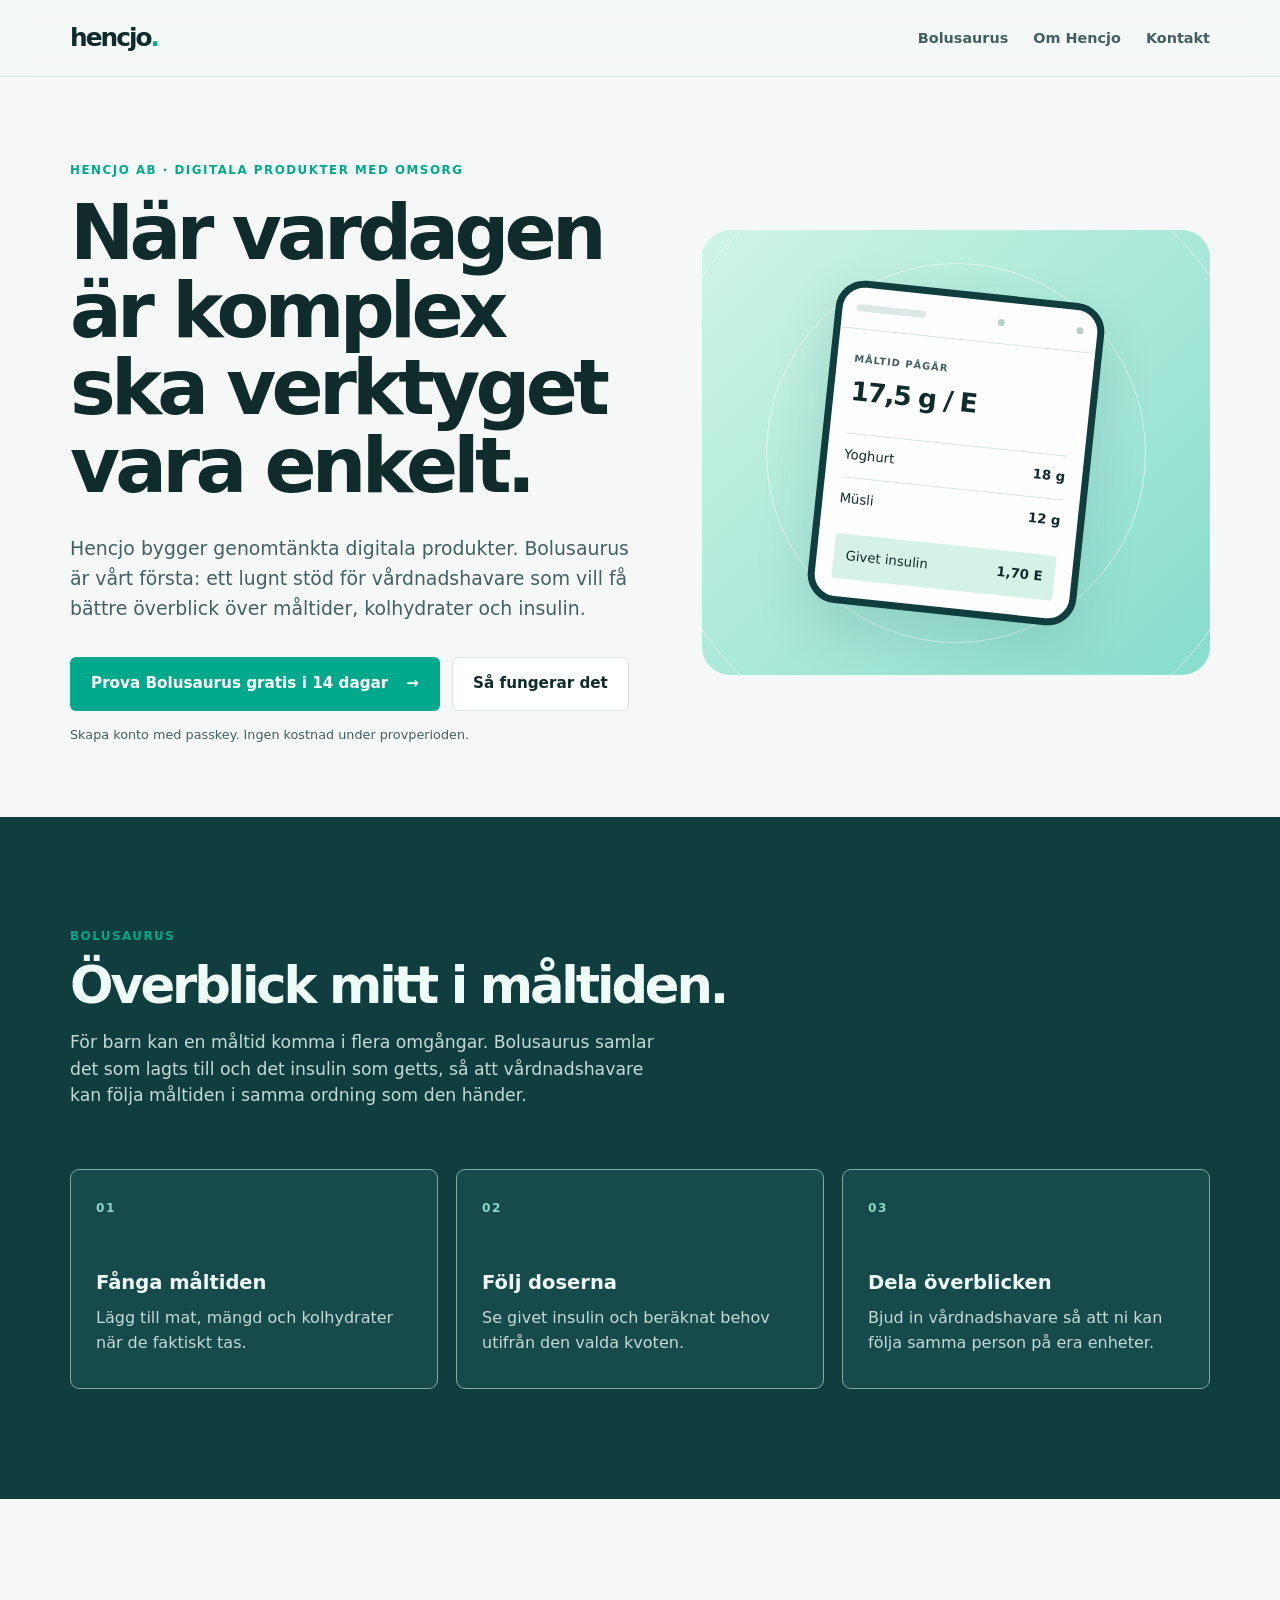
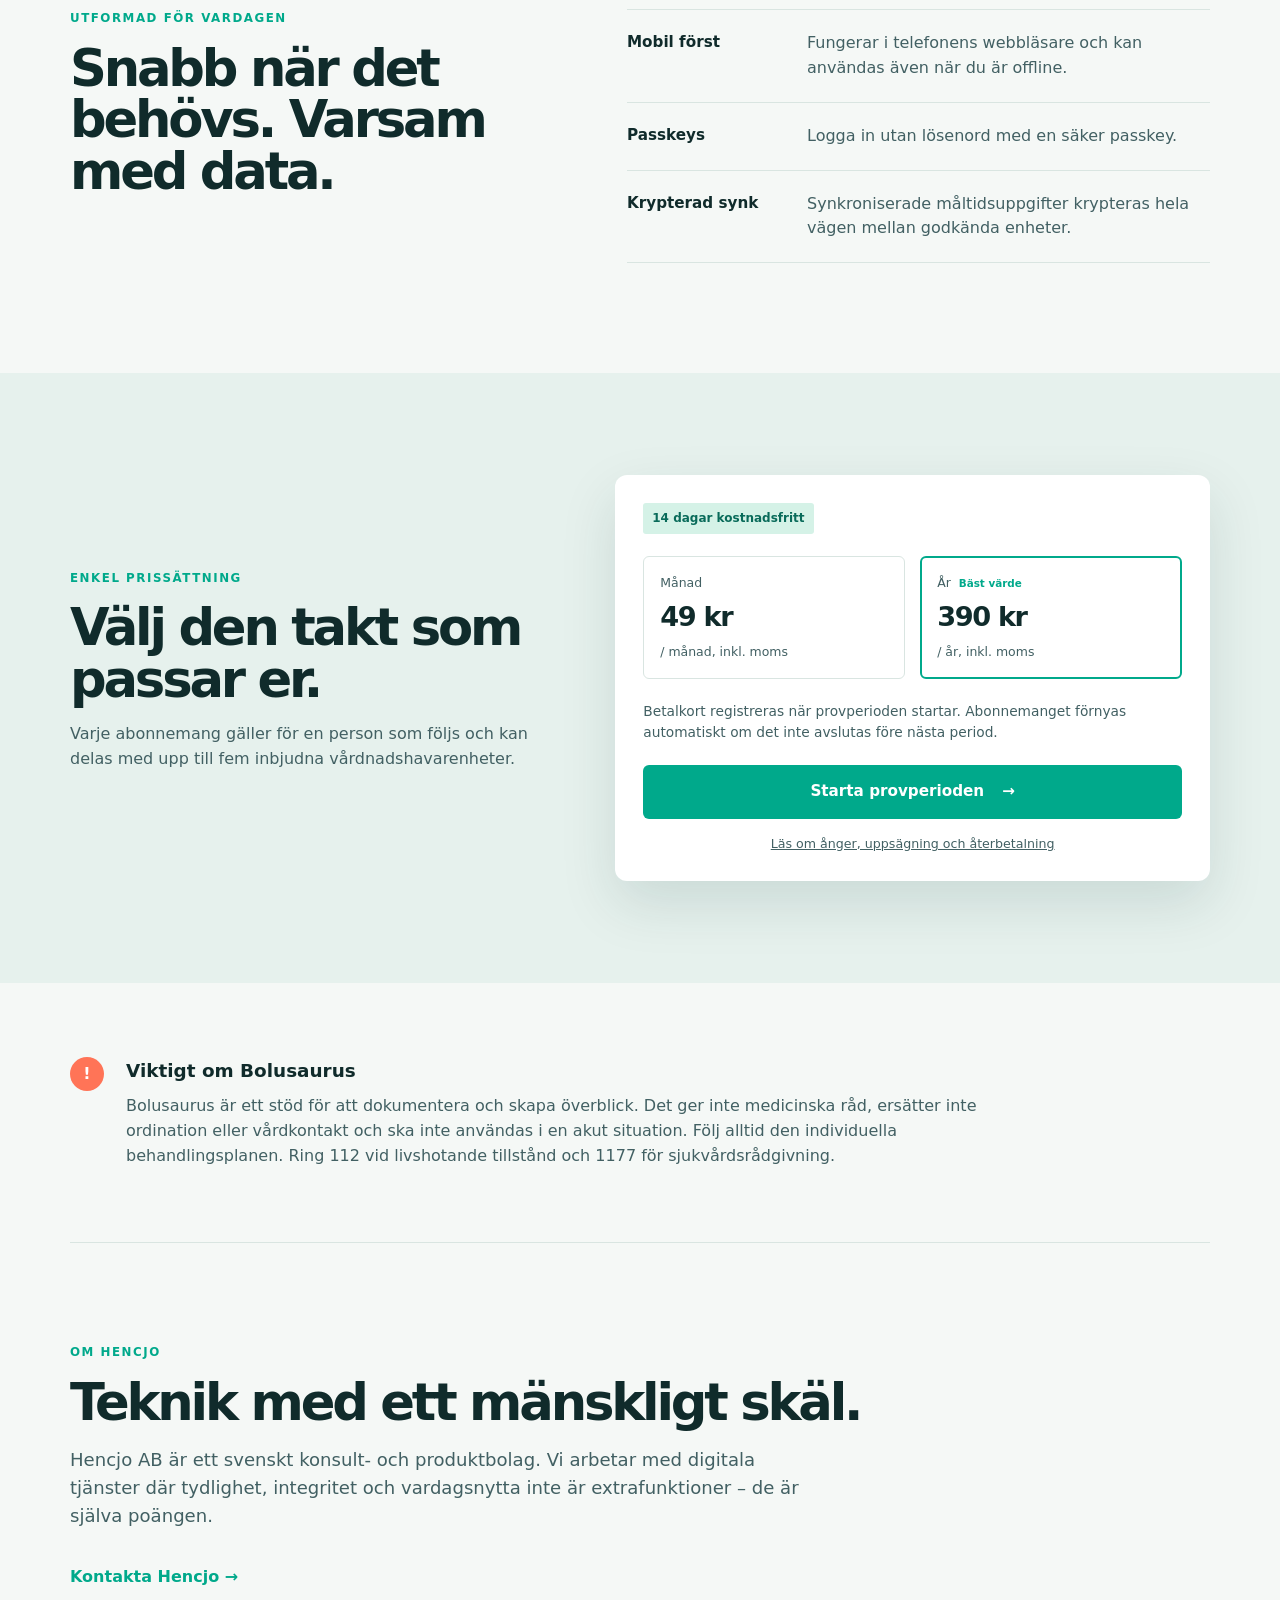
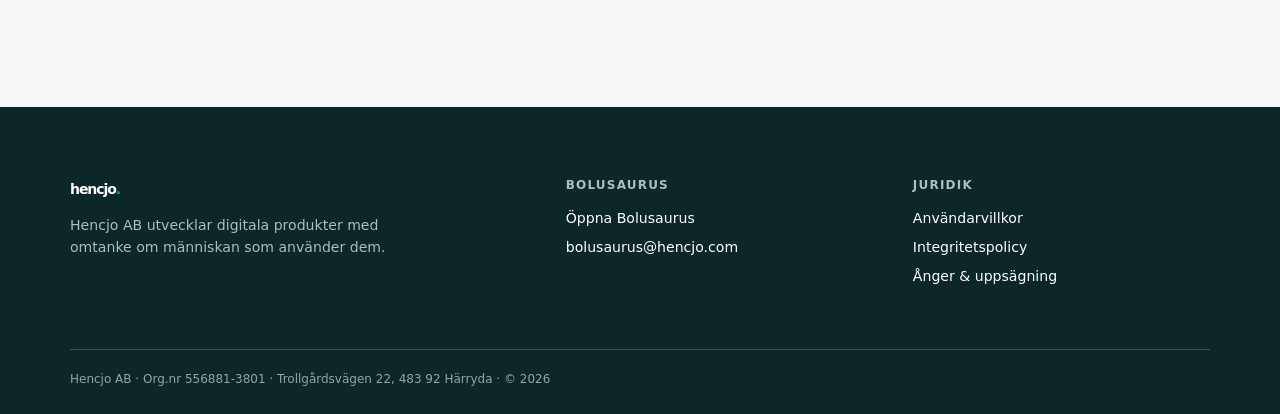
<file: index.html>
<!doctype html>
<html lang="sv">
  <head>
    <meta charset="utf-8">
    <meta name="viewport" content="width=device-width, initial-scale=1">
    <meta name="description" content="Hencjo AB utvecklar Bolusaurus – ett stöd för vårdnadshavare som följer måltider, kolhydrater och insulin.">
    <meta name="theme-color" content="#f5f8f6">
    <link rel="canonical" href="https://www.hencjo.com/">
    <meta property="og:type" content="website">
    <meta property="og:title" content="Digitala verktyg som håller ihop vardagen · Hencjo AB">
    <meta property="og:description" content="Hencjo AB utvecklar Bolusaurus – ett stöd för vårdnadshavare som följer måltider, kolhydrater och insulin.">
    <meta property="og:url" content="https://www.hencjo.com/">
    <title>Digitala verktyg som håller ihop vardagen · Hencjo AB</title>
    <link rel="stylesheet" href="/site.css">
    <!-- Cloudflare Web Analytics -->
    <script type="module" src="https://static.cloudflareinsights.com/beacon.min.js" data-cf-beacon='{"token":"05663f9b709a42ceb6f1bc4682019958"}'></script>
    <!-- End Cloudflare Web Analytics -->
  </head>
  <body>
    <header class="site-header">
      <div class="wrap nav-wrap">
        <a class="wordmark" href="/" aria-label="Hencjo AB, startsidan">hencjo<span>.</span></a>
        <nav aria-label="Huvudmeny">
          <a href="/#bolusaurus">Bolusaurus</a>
          <a href="/#om-hencjo">Om Hencjo</a>
          <a href="mailto:bolusaurus@hencjo.com">Kontakt</a>
        </nav>
      </div>
    </header>
    <main><section class="hero wrap">
  <div class="hero-copy">
    <p class="kicker">Hencjo AB · digitala produkter med omsorg</p>
    <h1>När vardagen är komplex ska verktyget vara enkelt.</h1>
    <p class="intro">Hencjo bygger genomtänkta digitala produkter. Bolusaurus är vårt första: ett lugnt stöd för vårdnadshavare som vill få bättre överblick över måltider, kolhydrater och insulin.</p>
    <div class="actions">
      <a class="button button-primary" href="https://bolusaurus.hencjo.com">Prova Bolusaurus gratis i 14 dagar <span aria-hidden="true">→</span></a>
      <a class="button button-secondary" href="#bolusaurus">Så fungerar det</a>
    </div>
    <p class="fine-print">Skapa konto med passkey. Ingen kostnad under provperioden.</p>
  </div>
  <div class="hero-visual" aria-hidden="true">
    <div class="orbit orbit-one"></div><div class="orbit orbit-two"></div>
    <div class="phone">
      <div class="phone-top"><span></span><i></i><i></i></div>
      <div class="phone-body">
        <p class="phone-label">MÅLTID PÅGÅR</p>
        <strong>17,5 g / E</strong>
        <div class="meal-row"><span>Yoghurt</span><b>18 g</b></div>
        <div class="meal-row"><span>Müsli</span><b>12 g</b></div>
        <div class="dose"><span>Givet insulin</span><b>1,70 E</b></div>
      </div>
    </div>
  </div>
</section>
<section id="bolusaurus" class="product-section">
  <div class="wrap">
    <div class="section-heading">
      <p class="kicker">Bolusaurus</p>
      <h2>Överblick mitt i måltiden.</h2>
      <p>För barn kan en måltid komma i flera omgångar. Bolusaurus samlar det som lagts till och det insulin som getts, så att vårdnadshavare kan följa måltiden i samma ordning som den händer.</p>
    </div>
    <div class="steps">
      <article><span>01</span><h3>Fånga måltiden</h3><p>Lägg till mat, mängd och kolhydrater när de faktiskt tas.</p></article>
      <article><span>02</span><h3>Följ doserna</h3><p>Se givet insulin och beräknat behov utifrån den valda kvoten.</p></article>
      <article><span>03</span><h3>Dela överblicken</h3><p>Bjud in vårdnadshavare så att ni kan följa samma person på era enheter.</p></article>
    </div>
  </div>
</section>
<section class="trust-section wrap">
  <div><p class="kicker">Utformad för vardagen</p><h2>Snabb när det behövs. Varsam med data.</h2></div>
  <div class="trust-list">
    <p><b>Mobil först</b><span>Fungerar i telefonens webbläsare och kan användas även när du är offline.</span></p>
    <p><b>Passkeys</b><span>Logga in utan lösenord med en säker passkey.</span></p>
    <p><b>Krypterad synk</b><span>Synkroniserade måltidsuppgifter krypteras hela vägen mellan godkända enheter.</span></p>
  </div>
</section>
<section id="pris" class="pricing-section">
  <div class="wrap pricing-layout">
    <div><p class="kicker">Enkel prissättning</p><h2>Välj den takt som passar er.</h2><p>Varje abonnemang gäller för en person som följs och kan delas med upp till fem inbjudna vårdnadshavarenheter.</p></div>
    <div class="price-card">
      <div class="trial-badge">14 dagar kostnadsfritt</div>
      <div class="plans"><div><span>Månad</span><strong>49 kr</strong><small>/ månad, inkl. moms</small></div><div class="recommended"><span>År <em>Bäst värde</em></span><strong>390 kr</strong><small>/ år, inkl. moms</small></div></div>
      <p>Betalkort registreras när provperioden startar. Abonnemanget förnyas automatiskt om det inte avslutas före nästa period.</p>
      <a class="button button-primary full" href="https://bolusaurus.hencjo.com">Starta provperioden <span aria-hidden="true">→</span></a>
      <a class="policy-link" href="/anger-och-uppsagning/">Läs om ånger, uppsägning och återbetalning</a>
    </div>
  </div>
</section>
<section class="safety wrap">
  <div class="safety-mark">!</div>
  <div><h2>Viktigt om Bolusaurus</h2><p>Bolusaurus är ett stöd för att dokumentera och skapa överblick. Det ger inte medicinska råd, ersätter inte ordination eller vårdkontakt och ska inte användas i en akut situation. Följ alltid den individuella behandlingsplanen. Ring 112 vid livshotande tillstånd och 1177 för sjukvårdsrådgivning.</p></div>
</section>
<section id="om-hencjo" class="about-section wrap">
  <p class="kicker">Om Hencjo</p><h2>Teknik med ett mänskligt skäl.</h2>
  <p>Hencjo AB är ett svenskt konsult- och produktbolag. Vi arbetar med digitala tjänster där tydlighet, integritet och vardagsnytta inte är extrafunktioner – de är själva poängen.</p>
  <a class="text-link" href="mailto:bolusaurus@hencjo.com">Kontakta Hencjo <span aria-hidden="true">→</span></a>
</section>
</main>
    <footer class="site-footer">
      <div class="wrap footer-grid">
        <section>
          <a class="wordmark" href="/">hencjo<span>.</span></a>
          <p>Hencjo AB utvecklar digitala produkter med omtanke om människan som använder dem.</p>
        </section>
        <section>
          <h2>Bolusaurus</h2>
          <a href="https://bolusaurus.hencjo.com">Öppna Bolusaurus</a>
          <a href="mailto:bolusaurus@hencjo.com">bolusaurus@hencjo.com</a>
        </section>
        <section>
          <h2>Juridik</h2>
          <a href="/villkor/">Användarvillkor</a>
          <a href="/integritet/">Integritetspolicy</a>
          <a href="/anger-och-uppsagning/">Ånger & uppsägning</a>
        </section>
      </div>
      <div class="wrap company-line">Hencjo AB · Org.nr 556881-3801 · Trollgårdsvägen 22, 483 92 Härryda · © 2026</div>
    </footer>
  </body>
</html>
</file>
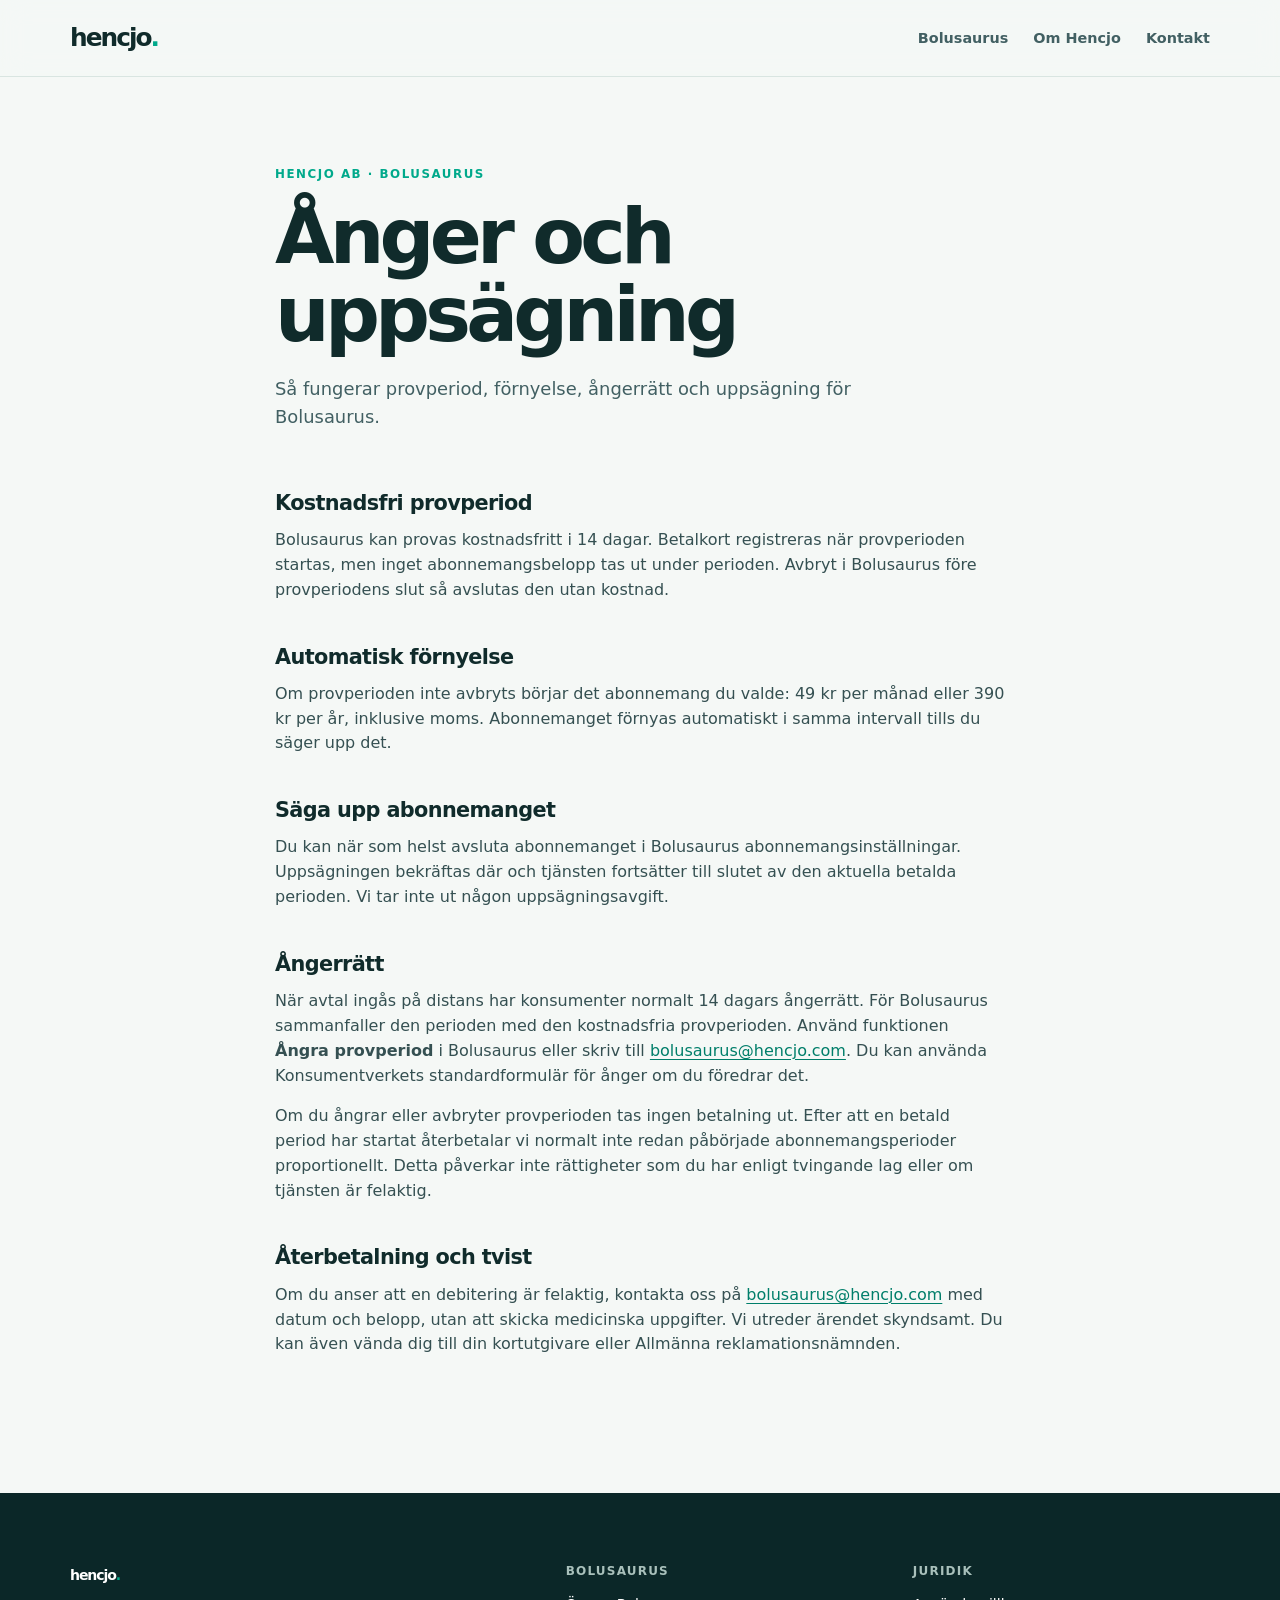
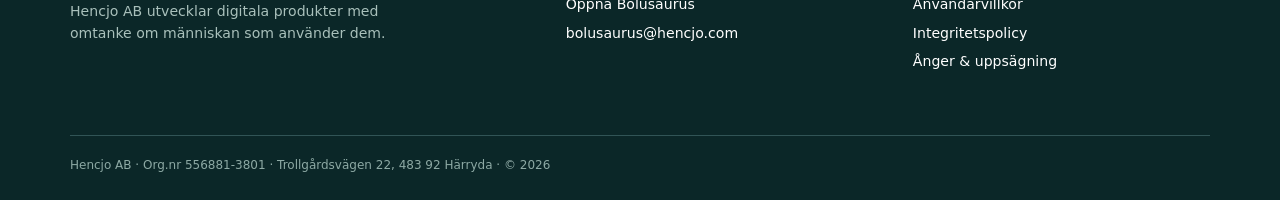
<file: anger-och-uppsagning/index.html>
<!doctype html>
<html lang="sv">
  <head>
    <meta charset="utf-8">
    <meta name="viewport" content="width=device-width, initial-scale=1">
    <meta name="description" content="Så fungerar provperiod, förnyelse, ångerrätt och uppsägning för Bolusaurus.">
    <meta name="theme-color" content="#f5f8f6">
    <link rel="canonical" href="https://www.hencjo.com/anger-och-uppsagning/">
    <meta property="og:type" content="website">
    <meta property="og:title" content="Ånger och uppsägning · Hencjo AB">
    <meta property="og:description" content="Så fungerar provperiod, förnyelse, ångerrätt och uppsägning för Bolusaurus.">
    <meta property="og:url" content="https://www.hencjo.com/anger-och-uppsagning/">
    <title>Ånger och uppsägning · Hencjo AB</title>
    <link rel="stylesheet" href="/site.css">
    <!-- Cloudflare Web Analytics -->
    <script type="module" src="https://static.cloudflareinsights.com/beacon.min.js" data-cf-beacon='{"token":"05663f9b709a42ceb6f1bc4682019958"}'></script>
    <!-- End Cloudflare Web Analytics -->
  </head>
  <body>
    <header class="site-header">
      <div class="wrap nav-wrap">
        <a class="wordmark" href="/" aria-label="Hencjo AB, startsidan">hencjo<span>.</span></a>
        <nav aria-label="Huvudmeny">
          <a href="/#bolusaurus">Bolusaurus</a>
          <a href="/#om-hencjo">Om Hencjo</a>
          <a href="mailto:bolusaurus@hencjo.com">Kontakt</a>
        </nav>
      </div>
    </header>
    <main><article class="legal wrap narrow">
  <p class="kicker">Hencjo AB · Bolusaurus</p>
  <h1>Ånger och uppsägning</h1>
  <p class="legal-intro">Så fungerar provperiod, förnyelse, ångerrätt och uppsägning för Bolusaurus.</p>
  <div class="legal-content"><h2>Kostnadsfri provperiod</h2>
<p>Bolusaurus kan provas kostnadsfritt i 14 dagar. Betalkort registreras när provperioden startas, men inget abonnemangsbelopp tas ut under perioden. Avbryt i Bolusaurus före provperiodens slut så avslutas den utan kostnad.</p>
<h2>Automatisk förnyelse</h2>
<p>Om provperioden inte avbryts börjar det abonnemang du valde: 49 kr per månad eller 390 kr per år, inklusive moms. Abonnemanget förnyas automatiskt i samma intervall tills du säger upp det.</p>
<h2>Säga upp abonnemanget</h2>
<p>Du kan när som helst avsluta abonnemanget i Bolusaurus abonnemangsinställningar. Uppsägningen bekräftas där och tjänsten fortsätter till slutet av den aktuella betalda perioden. Vi tar inte ut någon uppsägningsavgift.</p>
<h2>Ångerrätt</h2>
<p>När avtal ingås på distans har konsumenter normalt 14 dagars ångerrätt. För Bolusaurus sammanfaller den perioden med den kostnadsfria provperioden. Använd funktionen <strong>Ångra provperiod</strong> i Bolusaurus eller skriv till <a href="mailto:bolusaurus@hencjo.com">bolusaurus@hencjo.com</a>. Du kan använda Konsumentverkets standardformulär för ånger om du föredrar det.</p>
<p>Om du ångrar eller avbryter provperioden tas ingen betalning ut. Efter att en betald period har startat återbetalar vi normalt inte redan påbörjade abonnemangsperioder proportionellt. Detta påverkar inte rättigheter som du har enligt tvingande lag eller om tjänsten är felaktig.</p>
<h2>Återbetalning och tvist</h2>
<p>Om du anser att en debitering är felaktig, kontakta oss på <a href="mailto:bolusaurus@hencjo.com">bolusaurus@hencjo.com</a> med datum och belopp, utan att skicka medicinska uppgifter. Vi utreder ärendet skyndsamt. Du kan även vända dig till din kortutgivare eller Allmänna reklamationsnämnden.</p>
</div>
</article>
</main>
    <footer class="site-footer">
      <div class="wrap footer-grid">
        <section>
          <a class="wordmark" href="/">hencjo<span>.</span></a>
          <p>Hencjo AB utvecklar digitala produkter med omtanke om människan som använder dem.</p>
        </section>
        <section>
          <h2>Bolusaurus</h2>
          <a href="https://bolusaurus.hencjo.com">Öppna Bolusaurus</a>
          <a href="mailto:bolusaurus@hencjo.com">bolusaurus@hencjo.com</a>
        </section>
        <section>
          <h2>Juridik</h2>
          <a href="/villkor/">Användarvillkor</a>
          <a href="/integritet/">Integritetspolicy</a>
          <a href="/anger-och-uppsagning/">Ånger & uppsägning</a>
        </section>
      </div>
      <div class="wrap company-line">Hencjo AB · Org.nr 556881-3801 · Trollgårdsvägen 22, 483 92 Härryda · © 2026</div>
    </footer>
  </body>
</html>
</file>
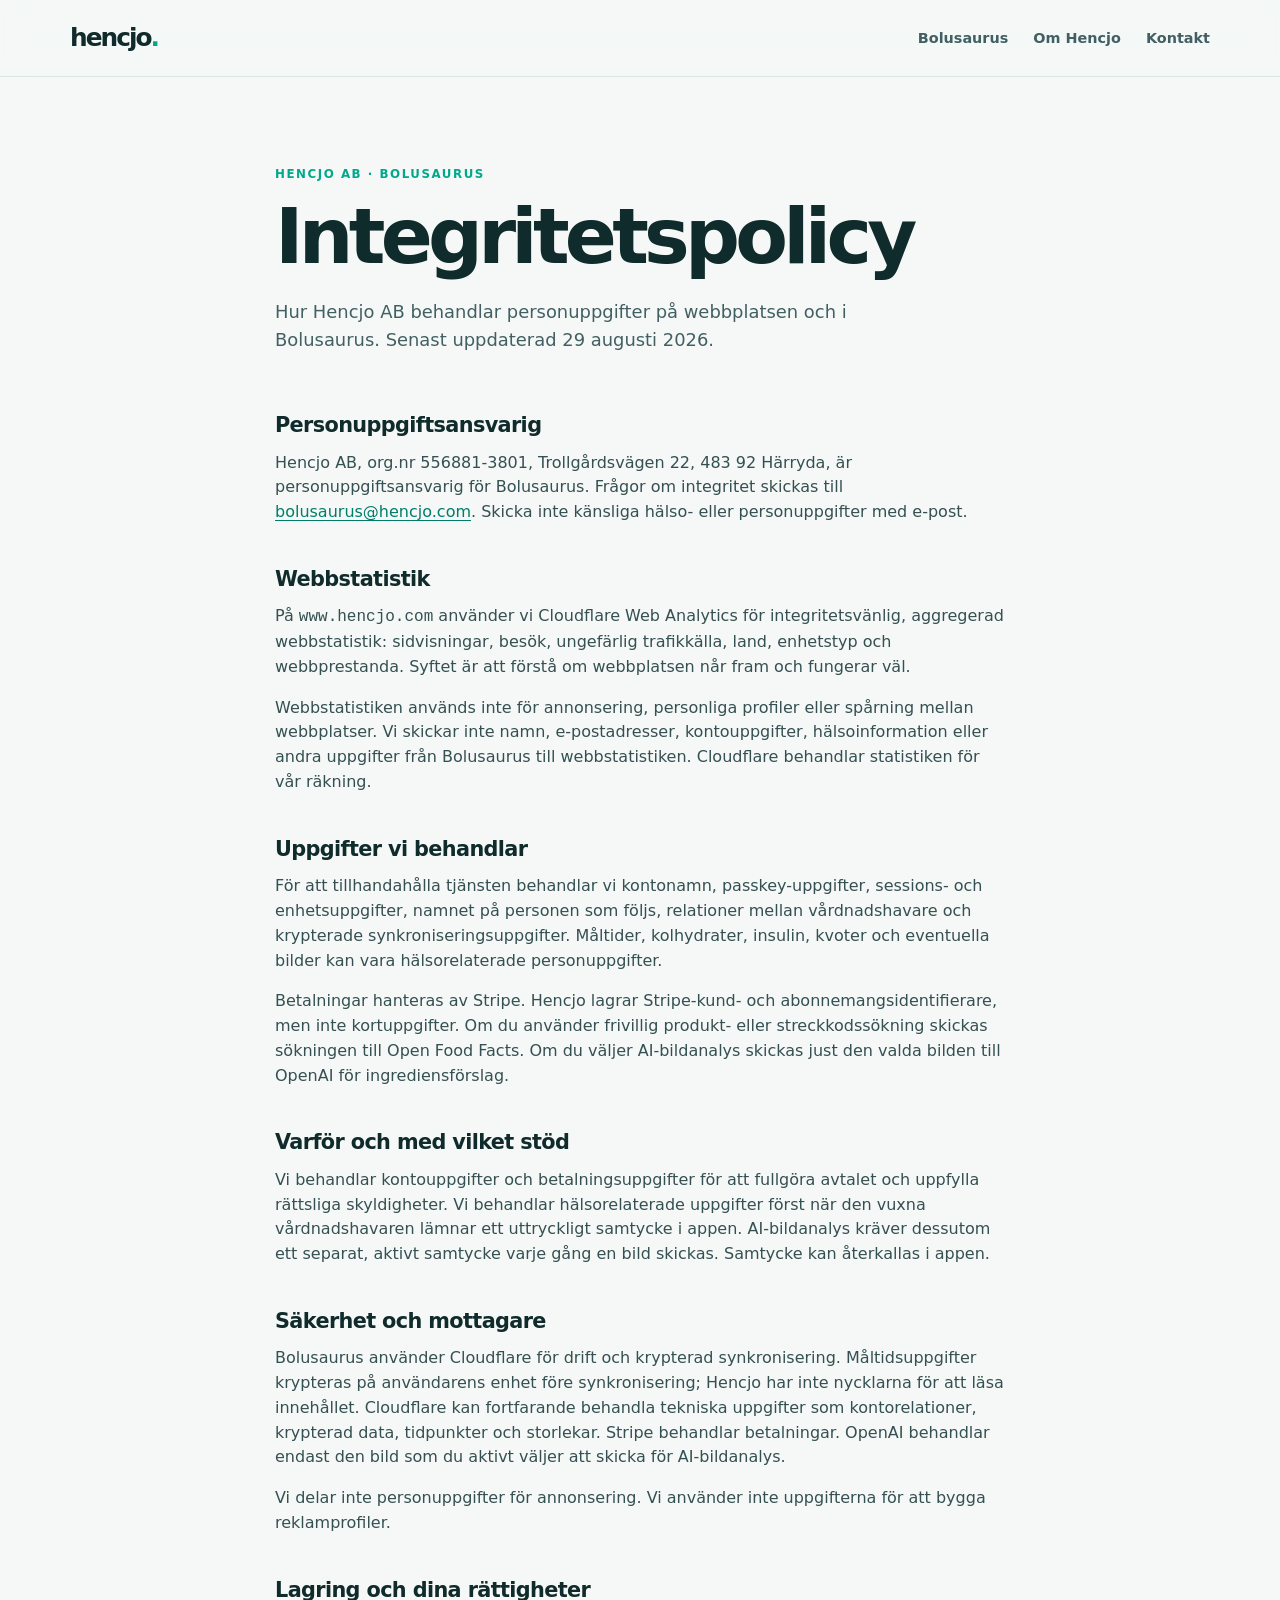
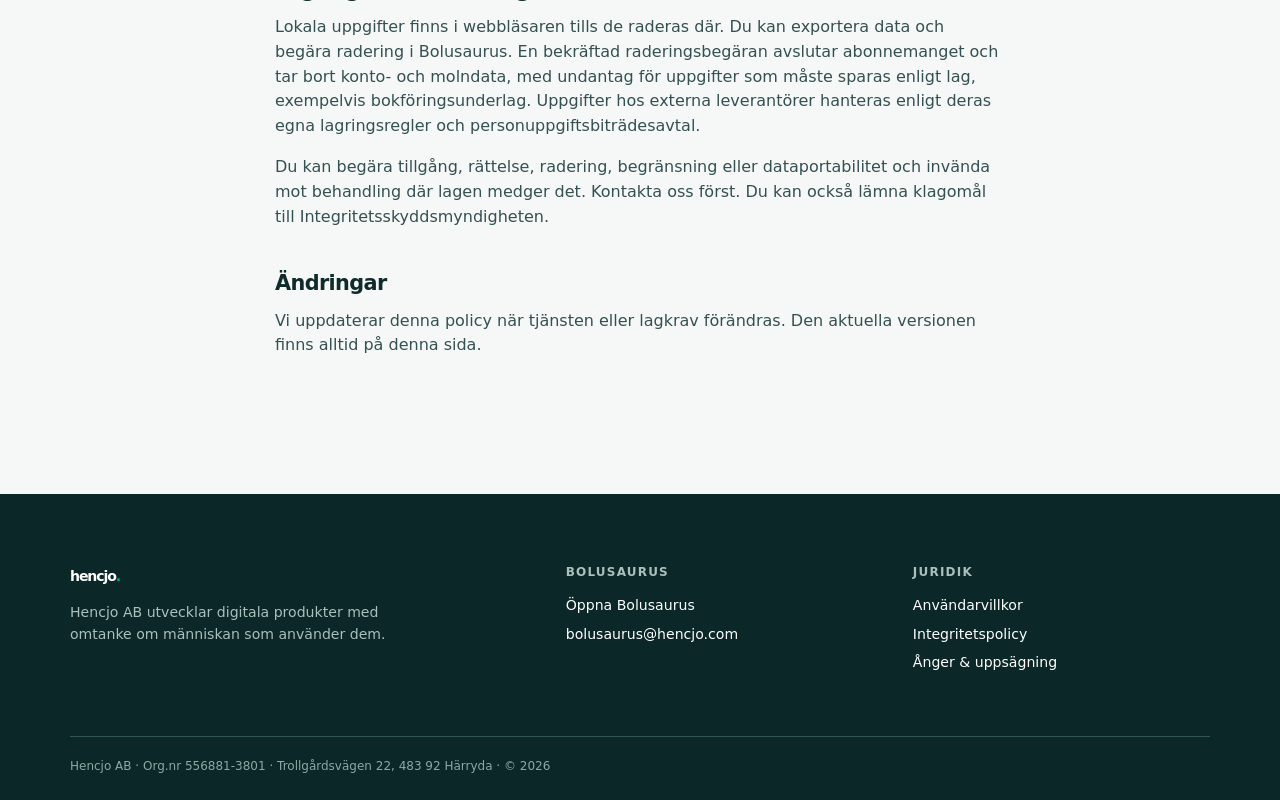
<file: integritet/index.html>
<!doctype html>
<html lang="sv">
  <head>
    <meta charset="utf-8">
    <meta name="viewport" content="width=device-width, initial-scale=1">
    <meta name="description" content="Hur Hencjo AB behandlar personuppgifter på webbplatsen och i Bolusaurus. Senast uppdaterad 29 augusti 2026.">
    <meta name="theme-color" content="#f5f8f6">
    <link rel="canonical" href="https://www.hencjo.com/integritet/">
    <meta property="og:type" content="website">
    <meta property="og:title" content="Integritetspolicy · Hencjo AB">
    <meta property="og:description" content="Hur Hencjo AB behandlar personuppgifter på webbplatsen och i Bolusaurus. Senast uppdaterad 29 augusti 2026.">
    <meta property="og:url" content="https://www.hencjo.com/integritet/">
    <title>Integritetspolicy · Hencjo AB</title>
    <link rel="stylesheet" href="/site.css">
    <!-- Cloudflare Web Analytics -->
    <script type="module" src="https://static.cloudflareinsights.com/beacon.min.js" data-cf-beacon='{"token":"05663f9b709a42ceb6f1bc4682019958"}'></script>
    <!-- End Cloudflare Web Analytics -->
  </head>
  <body>
    <header class="site-header">
      <div class="wrap nav-wrap">
        <a class="wordmark" href="/" aria-label="Hencjo AB, startsidan">hencjo<span>.</span></a>
        <nav aria-label="Huvudmeny">
          <a href="/#bolusaurus">Bolusaurus</a>
          <a href="/#om-hencjo">Om Hencjo</a>
          <a href="mailto:bolusaurus@hencjo.com">Kontakt</a>
        </nav>
      </div>
    </header>
    <main><article class="legal wrap narrow">
  <p class="kicker">Hencjo AB · Bolusaurus</p>
  <h1>Integritetspolicy</h1>
  <p class="legal-intro">Hur Hencjo AB behandlar personuppgifter på webbplatsen och i Bolusaurus. Senast uppdaterad 29 augusti 2026.</p>
  <div class="legal-content"><h2>Personuppgiftsansvarig</h2>
<p>Hencjo AB, org.nr 556881-3801, Trollgårdsvägen 22, 483 92 Härryda, är personuppgiftsansvarig för Bolusaurus. Frågor om integritet skickas till <a href="mailto:bolusaurus@hencjo.com">bolusaurus@hencjo.com</a>. Skicka inte känsliga hälso- eller personuppgifter med e-post.</p>
<h2>Webbstatistik</h2>
<p>På <code>www.hencjo.com</code> använder vi Cloudflare Web Analytics för integritetsvänlig, aggregerad webbstatistik: sidvisningar, besök, ungefärlig trafikkälla, land, enhetstyp och webbprestanda. Syftet är att förstå om webbplatsen når fram och fungerar väl.</p>
<p>Webbstatistiken används inte för annonsering, personliga profiler eller spårning mellan webbplatser. Vi skickar inte namn, e-postadresser, kontouppgifter, hälsoinformation eller andra uppgifter från Bolusaurus till webbstatistiken. Cloudflare behandlar statistiken för vår räkning.</p>
<h2>Uppgifter vi behandlar</h2>
<p>För att tillhandahålla tjänsten behandlar vi kontonamn, passkey-uppgifter, sessions- och enhetsuppgifter, namnet på personen som följs, relationer mellan vårdnadshavare och krypterade synkroniseringsuppgifter. Måltider, kolhydrater, insulin, kvoter och eventuella bilder kan vara hälsorelaterade personuppgifter.</p>
<p>Betalningar hanteras av Stripe. Hencjo lagrar Stripe-kund- och abonnemangsidentifierare, men inte kortuppgifter. Om du använder frivillig produkt- eller streckkodssökning skickas sökningen till Open Food Facts. Om du väljer AI-bildanalys skickas just den valda bilden till OpenAI för ingrediensförslag.</p>
<h2>Varför och med vilket stöd</h2>
<p>Vi behandlar kontouppgifter och betalningsuppgifter för att fullgöra avtalet och uppfylla rättsliga skyldigheter. Vi behandlar hälsorelaterade uppgifter först när den vuxna vårdnadshavaren lämnar ett uttryckligt samtycke i appen. AI-bildanalys kräver dessutom ett separat, aktivt samtycke varje gång en bild skickas. Samtycke kan återkallas i appen.</p>
<h2>Säkerhet och mottagare</h2>
<p>Bolusaurus använder Cloudflare för drift och krypterad synkronisering. Måltidsuppgifter krypteras på användarens enhet före synkronisering; Hencjo har inte nycklarna för att läsa innehållet. Cloudflare kan fortfarande behandla tekniska uppgifter som kontorelationer, krypterad data, tidpunkter och storlekar. Stripe behandlar betalningar. OpenAI behandlar endast den bild som du aktivt väljer att skicka för AI-bildanalys.</p>
<p>Vi delar inte personuppgifter för annonsering. Vi använder inte uppgifterna för att bygga reklamprofiler.</p>
<h2>Lagring och dina rättigheter</h2>
<p>Lokala uppgifter finns i webbläsaren tills de raderas där. Du kan exportera data och begära radering i Bolusaurus. En bekräftad raderingsbegäran avslutar abonnemanget och tar bort konto- och molndata, med undantag för uppgifter som måste sparas enligt lag, exempelvis bokföringsunderlag. Uppgifter hos externa leverantörer hanteras enligt deras egna lagringsregler och personuppgiftsbiträdesavtal.</p>
<p>Du kan begära tillgång, rättelse, radering, begränsning eller dataportabilitet och invända mot behandling där lagen medger det. Kontakta oss först. Du kan också lämna klagomål till Integritetsskyddsmyndigheten.</p>
<h2>Ändringar</h2>
<p>Vi uppdaterar denna policy när tjänsten eller lagkrav förändras. Den aktuella versionen finns alltid på denna sida.</p>
</div>
</article>
</main>
    <footer class="site-footer">
      <div class="wrap footer-grid">
        <section>
          <a class="wordmark" href="/">hencjo<span>.</span></a>
          <p>Hencjo AB utvecklar digitala produkter med omtanke om människan som använder dem.</p>
        </section>
        <section>
          <h2>Bolusaurus</h2>
          <a href="https://bolusaurus.hencjo.com">Öppna Bolusaurus</a>
          <a href="mailto:bolusaurus@hencjo.com">bolusaurus@hencjo.com</a>
        </section>
        <section>
          <h2>Juridik</h2>
          <a href="/villkor/">Användarvillkor</a>
          <a href="/integritet/">Integritetspolicy</a>
          <a href="/anger-och-uppsagning/">Ånger & uppsägning</a>
        </section>
      </div>
      <div class="wrap company-line">Hencjo AB · Org.nr 556881-3801 · Trollgårdsvägen 22, 483 92 Härryda · © 2026</div>
    </footer>
  </body>
</html>
</file>
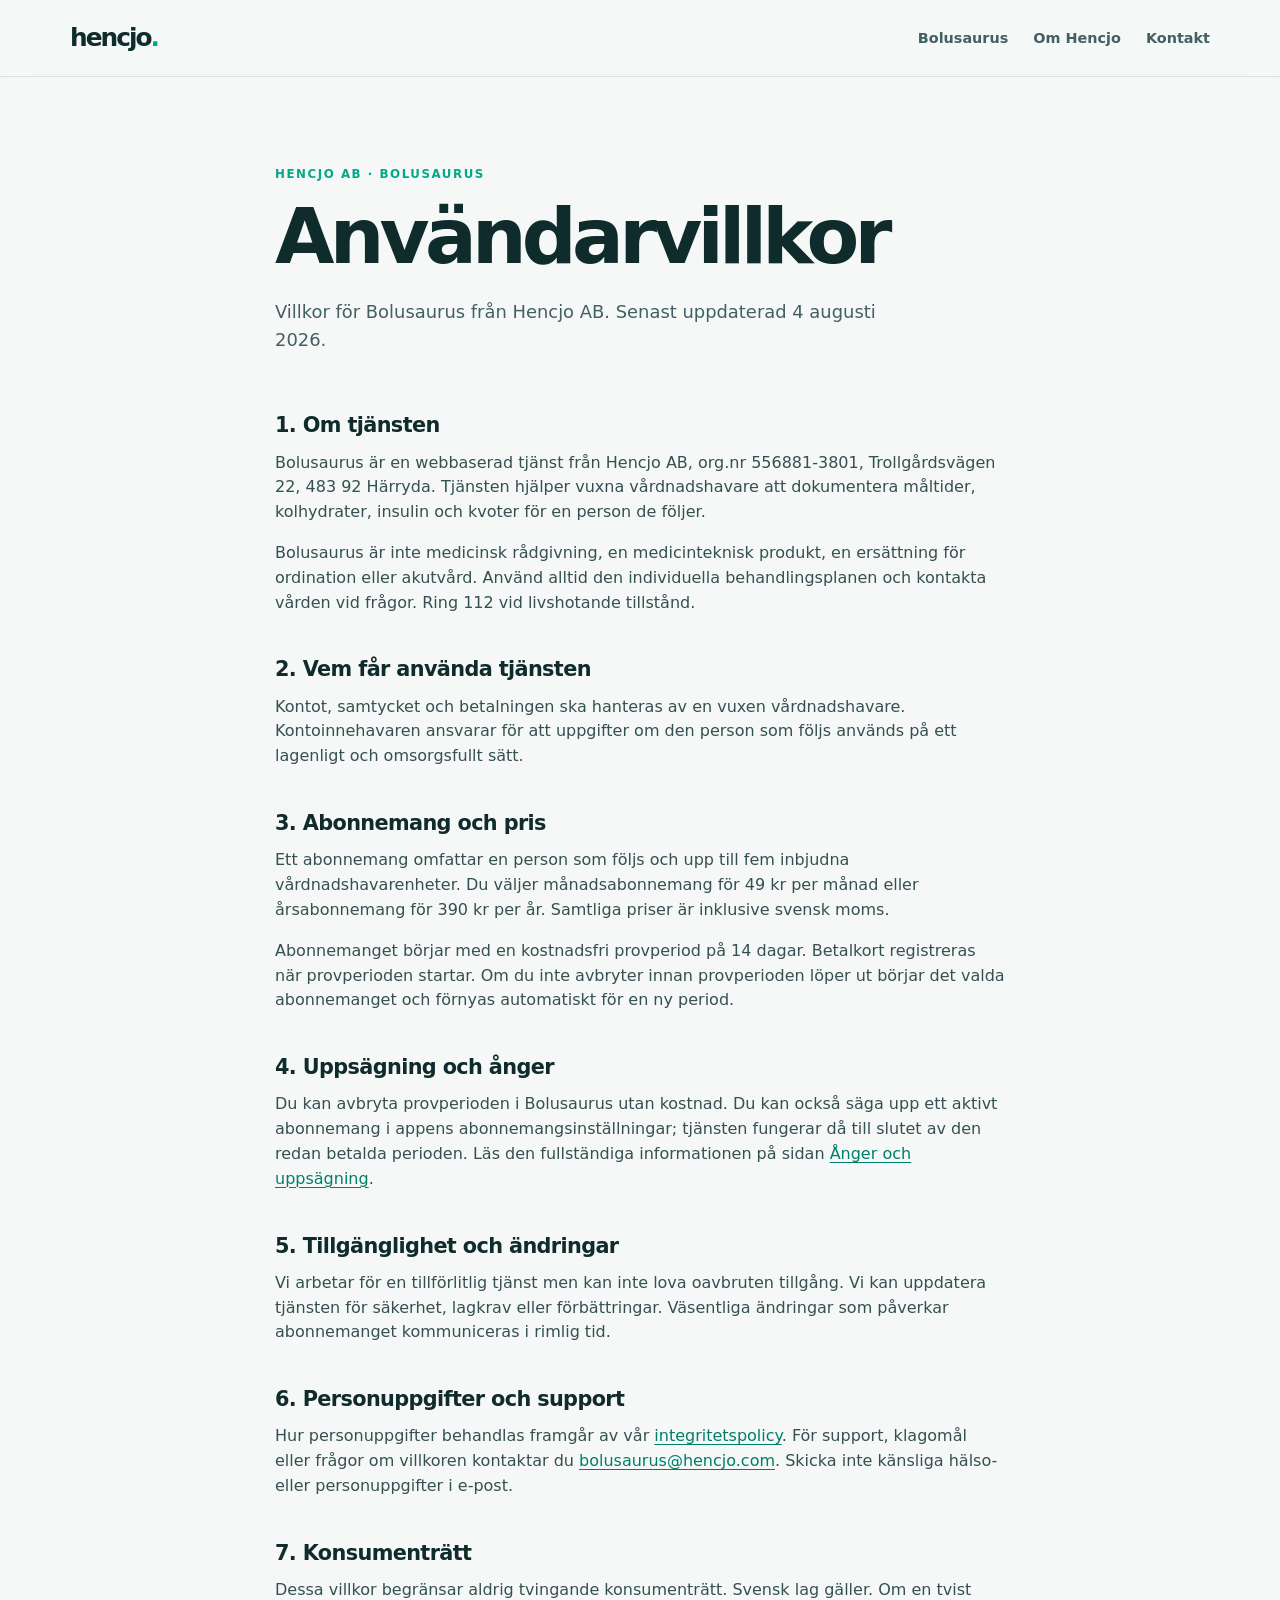
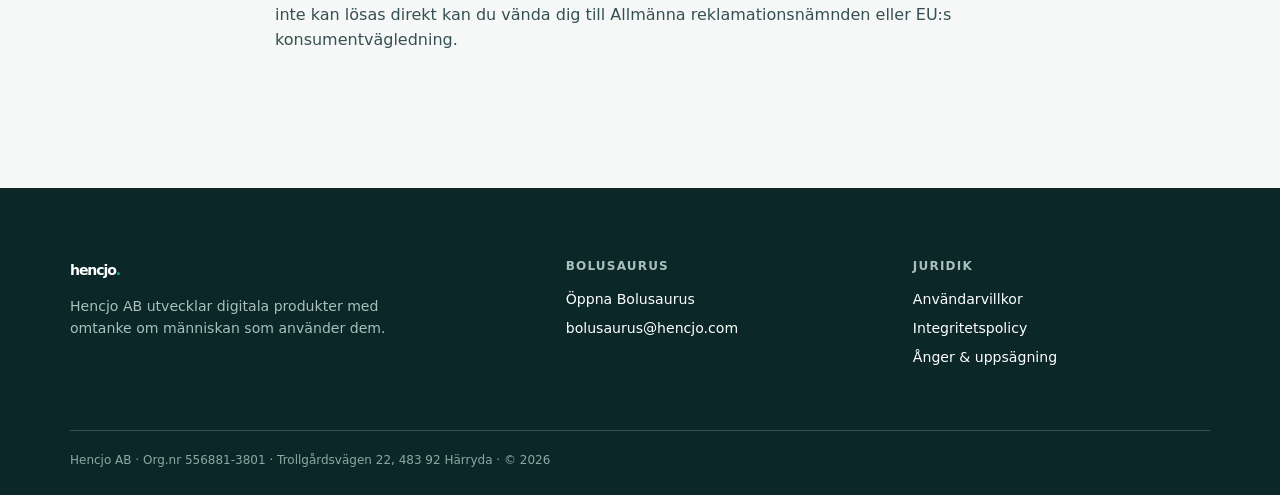
<file: villkor/index.html>
<!doctype html>
<html lang="sv">
  <head>
    <meta charset="utf-8">
    <meta name="viewport" content="width=device-width, initial-scale=1">
    <meta name="description" content="Villkor för Bolusaurus från Hencjo AB. Senast uppdaterad 4 augusti 2026.">
    <meta name="theme-color" content="#f5f8f6">
    <link rel="canonical" href="https://www.hencjo.com/villkor/">
    <meta property="og:type" content="website">
    <meta property="og:title" content="Användarvillkor · Hencjo AB">
    <meta property="og:description" content="Villkor för Bolusaurus från Hencjo AB. Senast uppdaterad 4 augusti 2026.">
    <meta property="og:url" content="https://www.hencjo.com/villkor/">
    <title>Användarvillkor · Hencjo AB</title>
    <link rel="stylesheet" href="/site.css">
    <!-- Cloudflare Web Analytics -->
    <script type="module" src="https://static.cloudflareinsights.com/beacon.min.js" data-cf-beacon='{"token":"05663f9b709a42ceb6f1bc4682019958"}'></script>
    <!-- End Cloudflare Web Analytics -->
  </head>
  <body>
    <header class="site-header">
      <div class="wrap nav-wrap">
        <a class="wordmark" href="/" aria-label="Hencjo AB, startsidan">hencjo<span>.</span></a>
        <nav aria-label="Huvudmeny">
          <a href="/#bolusaurus">Bolusaurus</a>
          <a href="/#om-hencjo">Om Hencjo</a>
          <a href="mailto:bolusaurus@hencjo.com">Kontakt</a>
        </nav>
      </div>
    </header>
    <main><article class="legal wrap narrow">
  <p class="kicker">Hencjo AB · Bolusaurus</p>
  <h1>Användarvillkor</h1>
  <p class="legal-intro">Villkor för Bolusaurus från Hencjo AB. Senast uppdaterad 4 augusti 2026.</p>
  <div class="legal-content"><h2>1. Om tjänsten</h2>
<p>Bolusaurus är en webbaserad tjänst från Hencjo AB, org.nr 556881-3801, Trollgårdsvägen 22, 483 92 Härryda. Tjänsten hjälper vuxna vårdnadshavare att dokumentera måltider, kolhydrater, insulin och kvoter för en person de följer.</p>
<p>Bolusaurus är inte medicinsk rådgivning, en medicinteknisk produkt, en ersättning för ordination eller akutvård. Använd alltid den individuella behandlingsplanen och kontakta vården vid frågor. Ring 112 vid livshotande tillstånd.</p>
<h2>2. Vem får använda tjänsten</h2>
<p>Kontot, samtycket och betalningen ska hanteras av en vuxen vårdnadshavare. Kontoinnehavaren ansvarar för att uppgifter om den person som följs används på ett lagenligt och omsorgsfullt sätt.</p>
<h2>3. Abonnemang och pris</h2>
<p>Ett abonnemang omfattar en person som följs och upp till fem inbjudna vårdnadshavarenheter. Du väljer månadsabonnemang för 49 kr per månad eller årsabonnemang för 390 kr per år. Samtliga priser är inklusive svensk moms.</p>
<p>Abonnemanget börjar med en kostnadsfri provperiod på 14 dagar. Betalkort registreras när provperioden startar. Om du inte avbryter innan provperioden löper ut börjar det valda abonnemanget och förnyas automatiskt för en ny period.</p>
<h2>4. Uppsägning och ånger</h2>
<p>Du kan avbryta provperioden i Bolusaurus utan kostnad. Du kan också säga upp ett aktivt abonnemang i appens abonnemangsinställningar; tjänsten fungerar då till slutet av den redan betalda perioden. Läs den fullständiga informationen på sidan <a href="/anger-och-uppsagning/">Ånger och uppsägning</a>.</p>
<h2>5. Tillgänglighet och ändringar</h2>
<p>Vi arbetar för en tillförlitlig tjänst men kan inte lova oavbruten tillgång. Vi kan uppdatera tjänsten för säkerhet, lagkrav eller förbättringar. Väsentliga ändringar som påverkar abonnemanget kommuniceras i rimlig tid.</p>
<h2>6. Personuppgifter och support</h2>
<p>Hur personuppgifter behandlas framgår av vår <a href="/integritet/">integritetspolicy</a>. För support, klagomål eller frågor om villkoren kontaktar du <a href="mailto:bolusaurus@hencjo.com">bolusaurus@hencjo.com</a>. Skicka inte känsliga hälso- eller personuppgifter i e-post.</p>
<h2>7. Konsumenträtt</h2>
<p>Dessa villkor begränsar aldrig tvingande konsumenträtt. Svensk lag gäller. Om en tvist inte kan lösas direkt kan du vända dig till Allmänna reklamationsnämnden eller EU:s konsumentvägledning.</p>
</div>
</article>
</main>
    <footer class="site-footer">
      <div class="wrap footer-grid">
        <section>
          <a class="wordmark" href="/">hencjo<span>.</span></a>
          <p>Hencjo AB utvecklar digitala produkter med omtanke om människan som använder dem.</p>
        </section>
        <section>
          <h2>Bolusaurus</h2>
          <a href="https://bolusaurus.hencjo.com">Öppna Bolusaurus</a>
          <a href="mailto:bolusaurus@hencjo.com">bolusaurus@hencjo.com</a>
        </section>
        <section>
          <h2>Juridik</h2>
          <a href="/villkor/">Användarvillkor</a>
          <a href="/integritet/">Integritetspolicy</a>
          <a href="/anger-och-uppsagning/">Ånger & uppsägning</a>
        </section>
      </div>
      <div class="wrap company-line">Hencjo AB · Org.nr 556881-3801 · Trollgårdsvägen 22, 483 92 Härryda · © 2026</div>
    </footer>
  </body>
</html>
</file>
<file: site.css>
:root{--ink:#102b2b;--soft-ink:#426063;--paper:#f5f8f6;--white:#fff;--line:#d9e5e1;--mint:#d5f2e7;--aqua:#00a98b;--deep:#103d3e;--coral:#ff7457;--shadow:0 22px 55px #0b3b3820}*{box-sizing:border-box}html{scroll-behavior:smooth}body{margin:0;background:var(--paper);color:var(--ink);font-family:Inter,ui-sans-serif,system-ui,-apple-system,BlinkMacSystemFont,"Segoe UI",sans-serif;font-size:16px;line-height:1.55}a{color:inherit}.wrap{width:min(1140px,calc(100% - 48px));margin-inline:auto}.site-header{position:relative;z-index:2;border-bottom:1px solid var(--line);background:#f5f8f6e8;backdrop-filter:blur(14px)}.nav-wrap{display:flex;min-height:76px;align-items:center;justify-content:space-between;gap:24px}.wordmark{font-size:1.55rem;font-weight:850;letter-spacing:-.08em;text-decoration:none}.wordmark span{color:var(--aqua)}nav{display:flex;gap:25px}nav a{color:var(--soft-ink);font-size:.9rem;font-weight:650;text-decoration:none}nav a:hover,.text-link:hover,.policy-link:hover{color:var(--aqua)}.hero{display:grid;grid-template-columns:1.05fr .95fr;min-height:630px;align-items:center;gap:70px;padding-block:84px 72px}.kicker{margin:0 0 15px;color:var(--aqua);font-size:.74rem;font-weight:800;letter-spacing:.13em;text-transform:uppercase}.hero h1,.section-heading h2,.trust-section h2,.pricing-layout h2,.about-section h2,.legal h1{margin:0;letter-spacing:-.062em;line-height:1.01}.hero h1{max-width:700px;font-size:clamp(3.2rem,6vw,5.8rem)}.intro{max-width:630px;margin:28px 0 0;color:var(--soft-ink);font-size:1.18rem;line-height:1.6}.actions{display:flex;flex-wrap:wrap;gap:12px;margin-top:34px}.button{display:inline-flex;min-height:52px;align-items:center;justify-content:center;gap:18px;padding:14px 20px;border:1px solid transparent;border-radius:6px;font-size:.95rem;font-weight:800;text-align:center;text-decoration:none;transition:transform .18s,background .18s}.button:hover{transform:translateY(-2px)}.button-primary{background:var(--aqua);color:#fff}.button-primary:hover{background:#008e76}.button-secondary{border-color:var(--line);background:var(--white)}.fine-print{margin:14px 0 0;color:var(--soft-ink);font-size:.8rem}.hero-visual{position:relative;display:grid;min-height:445px;place-items:center;overflow:hidden;border-radius:28px;background:linear-gradient(135deg,#cff4e5,#87ddcd)}.orbit{position:absolute;border:1px solid #ffffff91;border-radius:50%}.orbit-one{width:620px;height:620px}.orbit-two{width:380px;height:380px}.phone{position:relative;width:270px;overflow:hidden;border:7px solid var(--deep);border-radius:29px;background:#fdfefd;box-shadow:var(--shadow);transform:rotate(6deg)}.phone-top{display:flex;height:42px;align-items:center;justify-content:space-between;padding:0 14px;border-bottom:1px solid var(--line)}.phone-top span{width:70px;height:7px;border-radius:10px;background:#dce8e5}.phone-top i{width:7px;height:7px;border-radius:50%;background:#b8cfca}.phone-body{padding:22px 17px 18px}.phone-label{margin:0;color:var(--soft-ink);font-size:.62rem;font-weight:800;letter-spacing:.1em}.phone-body strong{display:block;margin:5px 0 21px;font-size:1.65rem;letter-spacing:-.05em}.meal-row,.dose{display:flex;justify-content:space-between;padding:11px 0;border-top:1px solid var(--line);font-size:.83rem}.dose{margin-top:14px;border:0;border-radius:4px;background:var(--mint);padding:12px}.product-section{padding:110px 0;background:var(--deep);color:#effbf7}.section-heading{max-width:660px}.section-heading h2,.trust-section h2,.pricing-layout h2,.about-section h2{font-size:clamp(2.4rem,4vw,4rem)}.section-heading p:last-child{max-width:600px;color:#c4dad6;font-size:1.08rem}.steps{display:grid;grid-template-columns:repeat(3,1fr);gap:18px;margin-top:60px}.steps article{min-height:220px;padding:25px;border:1px solid #85aaa4;border-radius:9px;background:#174a4b}.steps span{color:#88d8c6;font-size:.76rem;font-weight:800;letter-spacing:.12em}.steps h3{margin:48px 0 8px;font-size:1.22rem}.steps p{margin:0;color:#c4dad6}.trust-section{display:grid;grid-template-columns:.9fr 1.1fr;gap:80px;padding-block:110px}.trust-list p{display:grid;grid-template-columns:160px 1fr;gap:20px;margin:0;padding:21px 0;border-top:1px solid var(--line)}.trust-list p:last-child{border-bottom:1px solid var(--line)}.trust-list b{font-size:.95rem}.trust-list span{color:var(--soft-ink)}.pricing-section{padding:102px 0;background:#e6f1ed}.pricing-layout{display:grid;grid-template-columns:.88fr 1.12fr;align-items:center;gap:78px}.pricing-layout>div>p:last-child{color:var(--soft-ink)}.price-card{position:relative;padding:28px;border-radius:12px;background:var(--white);box-shadow:var(--shadow)}.trial-badge{display:inline-block;padding:6px 9px;border-radius:3px;background:var(--mint);color:#096b5a;font-size:.75rem;font-weight:800}.plans{display:grid;grid-template-columns:1fr 1fr;gap:15px;margin-top:22px}.plans>div{padding:16px;border:1px solid var(--line);border-radius:6px}.plans .recommended{border:2px solid var(--aqua);padding:15px}.plans span,.plans small{display:block;color:var(--soft-ink);font-size:.78rem}.plans strong{display:block;margin:4px 0;font-size:1.7rem;letter-spacing:-.05em}.plans em{margin-left:4px;color:var(--aqua);font-size:.65rem;font-style:normal;font-weight:800}.price-card>p{margin:22px 0;color:var(--soft-ink);font-size:.86rem}.full{width:100%}.policy-link{display:block;margin-top:15px;color:var(--soft-ink);font-size:.79rem;text-align:center}.safety{display:grid;grid-template-columns:auto 1fr;gap:22px;padding-block:74px}.safety-mark{display:grid;width:34px;height:34px;place-items:center;border-radius:50%;background:var(--coral);color:#fff;font-weight:900}.safety h2{margin:0;font-size:1.15rem}.safety p{max-width:900px;margin:8px 0 0;color:var(--soft-ink)}.about-section{padding:100px 0 118px;border-top:1px solid var(--line)}.about-section>p:not(.kicker){max-width:760px;color:var(--soft-ink);font-size:1.13rem}.text-link{display:inline-block;margin-top:16px;color:var(--aqua);font-weight:800;text-decoration:none}.site-footer{padding:65px 0 25px;background:#0b2728;color:#dcebe7}.footer-grid{display:grid;grid-template-columns:1.5fr 1fr 1fr;gap:50px}.site-footer .wordmark{color:#fff}.site-footer p{max-width:330px;color:#a9c0bb;font-size:.88rem}.site-footer h2{margin:4px 0 13px;color:#a9c0bb;font-size:.75rem;letter-spacing:.1em;text-transform:uppercase}.site-footer section>a{display:block;margin:7px 0;color:#fff;font-size:.88rem;text-decoration:none}.site-footer section>a:hover{color:#8ee2cf}.company-line{margin-top:55px;padding-top:20px;border-top:1px solid #315456;color:#8da9a4;font-size:.75rem}.narrow{width:min(730px,calc(100% - 48px))}.legal{padding-block:88px 120px}.legal h1{font-size:clamp(3rem,6vw,4.8rem)}.legal-intro{max-width:640px;margin:22px 0 56px;color:var(--soft-ink);font-size:1.12rem}.legal-content h2{margin:38px 0 9px;font-size:1.3rem;letter-spacing:-.03em}.legal-content p{margin:0 0 16px;color:#355052}.legal-content a{color:#007e6a;text-decoration-thickness:1px;text-underline-offset:3px}@media(max-width:760px){.wrap{width:min(100% - 36px,1140px)}.nav-wrap{min-height:66px}.nav-wrap nav{gap:14px}.nav-wrap nav a{font-size:.78rem}.hero{grid-template-columns:1fr;gap:45px;min-height:auto;padding-block:60px}.hero h1{font-size:clamp(3rem,13vw,4.6rem)}.hero-visual{min-height:340px}.phone{transform:rotate(4deg) scale(.86)}.product-section,.trust-section,.pricing-section,.about-section{padding-block:72px}.steps,.pricing-layout,.trust-section{grid-template-columns:1fr;gap:34px}.steps{margin-top:34px}.steps article{min-height:0}.steps h3{margin-top:28px}.trust-list p{grid-template-columns:1fr;gap:5px}.pricing-layout{align-items:start}.footer-grid{grid-template-columns:1fr;gap:28px}.company-line{margin-top:35px}.legal{padding-block:60px 80px}.plans{grid-template-columns:1fr}.safety{padding-block:54px}.actions{display:grid}.button{width:100%}}@media(prefers-reduced-motion:reduce){html{scroll-behavior:auto}.button{transition:none}.button:hover{transform:none}}
</file>
